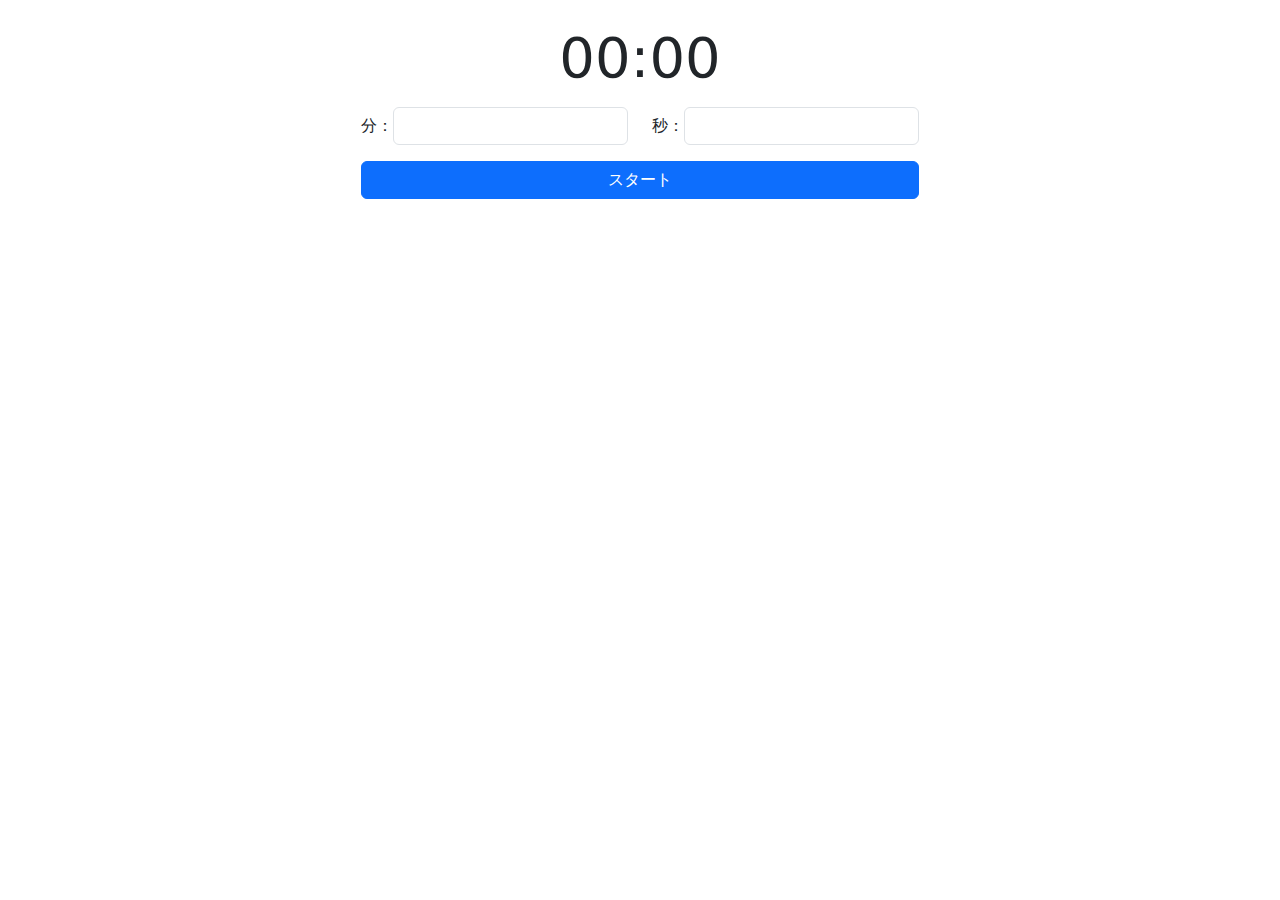
<file: javascript-basic-kadai/kadai_debug_javascript/index.html>
<!DOCTYPE html>
<html lang="ja">

<head>
    <meta charset="UTF-8">
    <meta name="viewport" content="width=device-width, initial-scale=1.0">
    <title>タイマーアプリ</title>
    <link rel="stylesheet" href="https://cdn.jsdelivr.net/npm/bootstrap@5.3.0/dist/css/bootstrap.min.css">
    <style>
        .hidden {
            display: none;
        }
    </style>
</head>

<body class="container my-4 d-flex justify-content-center">
    <div class="text-center col-12 col-md-6">

        <!-- タイマー表示部分 -->
        <div>
            <span id="timer" class="display-4">00:00</span>
        </div>

        <!-- 入力フォーム -->
        <div id="inputForm" class="mt-3 hidden">
            <div class="row justify-content-center">
                <div class="col-6 d-flex align-items-center">
                    分：<input type="number" id="minutes" class="form-control" oninput="updateTimer()" min="0">
                </div>
                <div class="col-6 d-flex align-items-center">
                    秒：<input type="number" id="seconds" class="form-control" oninput="updateTimer()" min="0">
                </div>
            </div>
            <!-- エラーメッセージ -->
            <span id="error" class="hidden text-danger"></span>
        </div>

        <!-- ボタン -->
        <div class="mt-3">
            <button id="start" class="btn btn-primary mb-3 hidden w-100" onclick="startCountdown()">スタート</button>
            <div class="row justify-content-center">
                <div class="col-6">
                    <button id="pause" class="btn btn-info mb-3 hidden w-100" onclick="pauseCountdown()">一時停止</button>
                    <button id="resume" class="btn btn-info mb-3 hidden w-100" onclick="resumeCountdown()">再開</button>
                </div>
                <div class="col-6">
                    <button id="reset" class="btn btn-info mb-3 hidden w-100" onclick="resetCountdown()">リセット</i></button>
                </div>
            </div>
            <button id="setTime" class="btn btn-secondary mb-3 hidden w-100" onclick="setTimeMode()">設定</button>
            <button id="alertStop" class="btn btn-danger mt-5 hidden w-100 btn-lg rounded-pill" onclick="stopAlert()">アラート停止</button>
        </div>
    </div>

    <script>
        let countdownInterval;
        let alertInterval;
        let isPaused;

        // 入力フォームの値をタイマーに表示する関数
        function updateTimer() {
            let minutes = document.getElementById('minutes').value || 0;
            let seconds = document.getElementById('seconds').value || 0;

            // 入力フォームの値をチェック
            if (minutes < 0 || seconds < 0) {
                document.getElementById('error').innerText = "マイナスは入力できません";
                document.getElementById('error').classList.remove('hidden');
                return;
            }

            document.getElementById('error').classList.add('hidden');
            document.getElementById('timer').innerText = `${String(minutes).padStart(2, '0')}:${String(seconds).padStart(2, '0')}`;
        }

        // カウントダウンを開始する関数
        function startCountdown() {
            let minutes = document.getElementById('minutes').value || 0;
            let seconds = document.getElementById('seconds').value || 0;
            let timeLeft = (minutes * 60) + parseInt(seconds);
            setMode("progress");
            isPaused = false;
            countdownInterval = setInterval(() => {
                if(!isPaused) {
                    timeLeft--;
                    if(timeLeft < 0) {
                        clearInterval(countdownInterval);
                        startAlert();
                    } else {
                        let m = Math.floor(timeLeft / 60);
                        let s = timeLeft % 60;
                        document.getElementById('timer').innerText = `${String(m).padStart(2, '0')}:${String(s).padStart(2, '0')}`;
                    }
                }
            }, 1000);
        }

        // カウントダウンを一時停止する関数
        function pauseCountdown() {
            isPaused = true;
            setMode("paused");
        }

        // カウントダウンを再開する関数
        function resumeCountdown() {
            isPaused = false;
            setMode("progress");
        }

        // カウントダウンをリセットする関数
        function resetCountdown() {
            clearInterval(countdownInterval);
            updateTimer();
            setMode("restart");
        }

        // 時間設定モードに変更する関数
        function setTimeMode() {
            clearInterval(countdownInterval);
            setMode("setting");
        }

        // アラートを開始する関数
        function startAlert() {
            const alertInterval = setInterval(() => {
                document.body.style.backgroundColor = document.body.style.backgroundColor === 'red' ? 'white' : 'red';
            }, 1000);
            document.getElementById('alertStop').classList.remove('hidden')
        }

        // アラートを停止する関数
        function stopAlert() {
            clearInterval(alertInterval);
            document.body.style.backgroundColor = 'white';
            document.getElementById('alertStop').classList.add('hidden')
        }

        // HTML要素の表示を制御する関数
        function setMode(mode) {
            const modes = {
                setting: ["start", "inputForm"],
                progress: ["pause", "reset", "setTime"],
                paused: ["resume", "reset", "setTime"],
                restart: ["start", "setTime"],
            };

            // すべてのボタンと入力フォームを非表示にする
            const elements = document.querySelectorAll('#inputForm, #start, #pause, #resume, #reset, #setTime');
            elements.forEach(elem => elem.classList.add('hidden'));

            // 指定されたモードの要素だけを表示する
            const ids = modes[mode];
            ids.forEach(id => document.getElementById(id).classList.remove('hidden'));
        }

        // 初期状態をセット
        setMode("setting");
    </script>
</body>
</html>
</file>
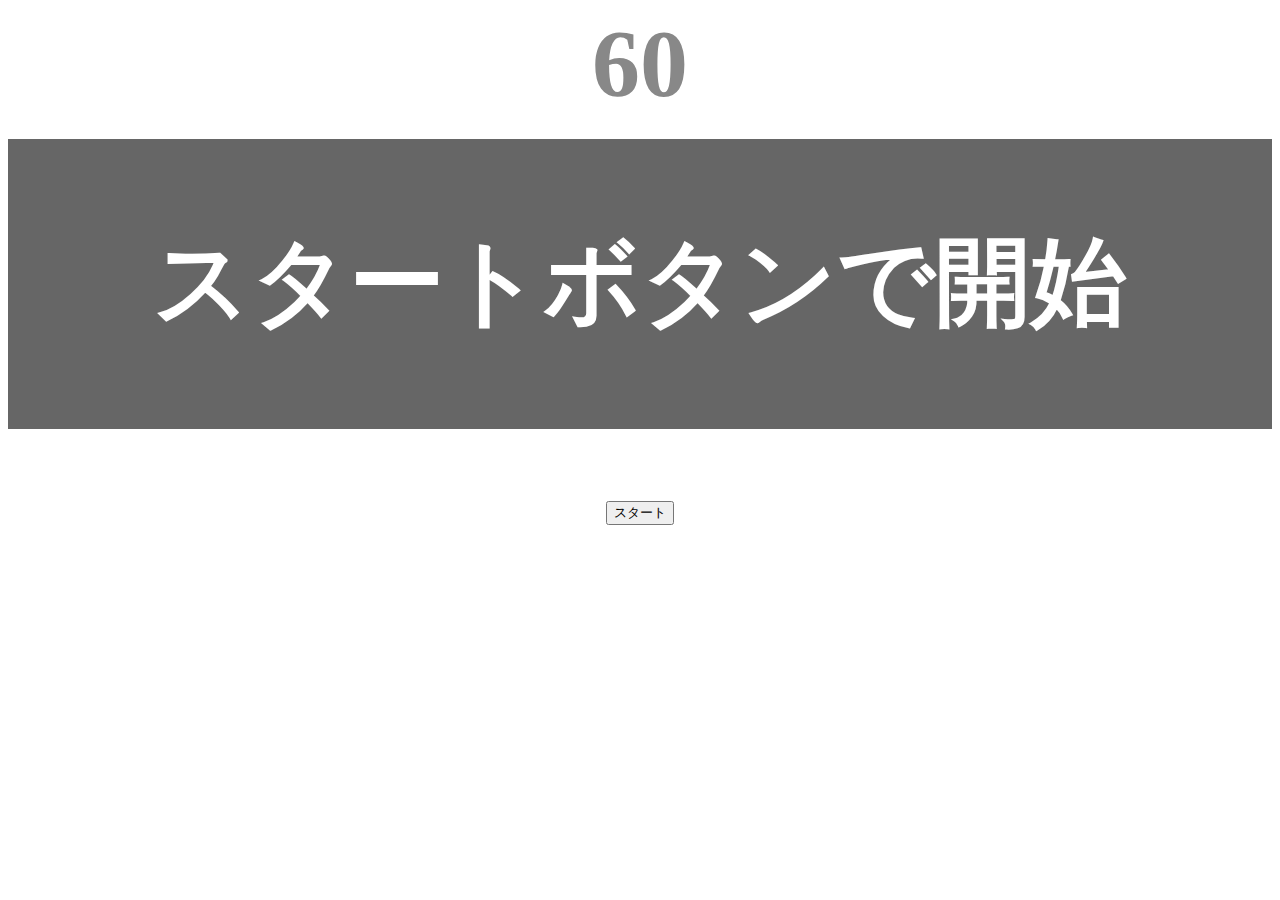
<file: javascript-basic-kadai/typing/index.html>
<!DOCTYPE html>
<html lang="ja">
<head>
  <title>タイピングゲーム</title>
  <meta charset="UTF-8">
  <meta name="description" content="【JavaScript応用編】簡易的なタイピングゲームです。">
  <meta name="viewport" content="width=device-width, initial-scale=1.0">
  <link rel="stylesheet" href="../typing/css/style.SCSS.css">
  <script src="../typing/main.js" defer></script>
</head>
<body>
  <!-- 秒数 -->
  <p id="count">
    60
  </p>
    <!-- テキスト -->
    <div id="wrap">
      <!-- 入力済テキスト --><!-- 未入力テキスト -->
      <span id="typed" class="typed"></span><span id="untyped" class="untyped"></span>
    </div>
    <!-- スタートボタン -->
    <button id="start">スタート</button>
</body>
</html>
</file>
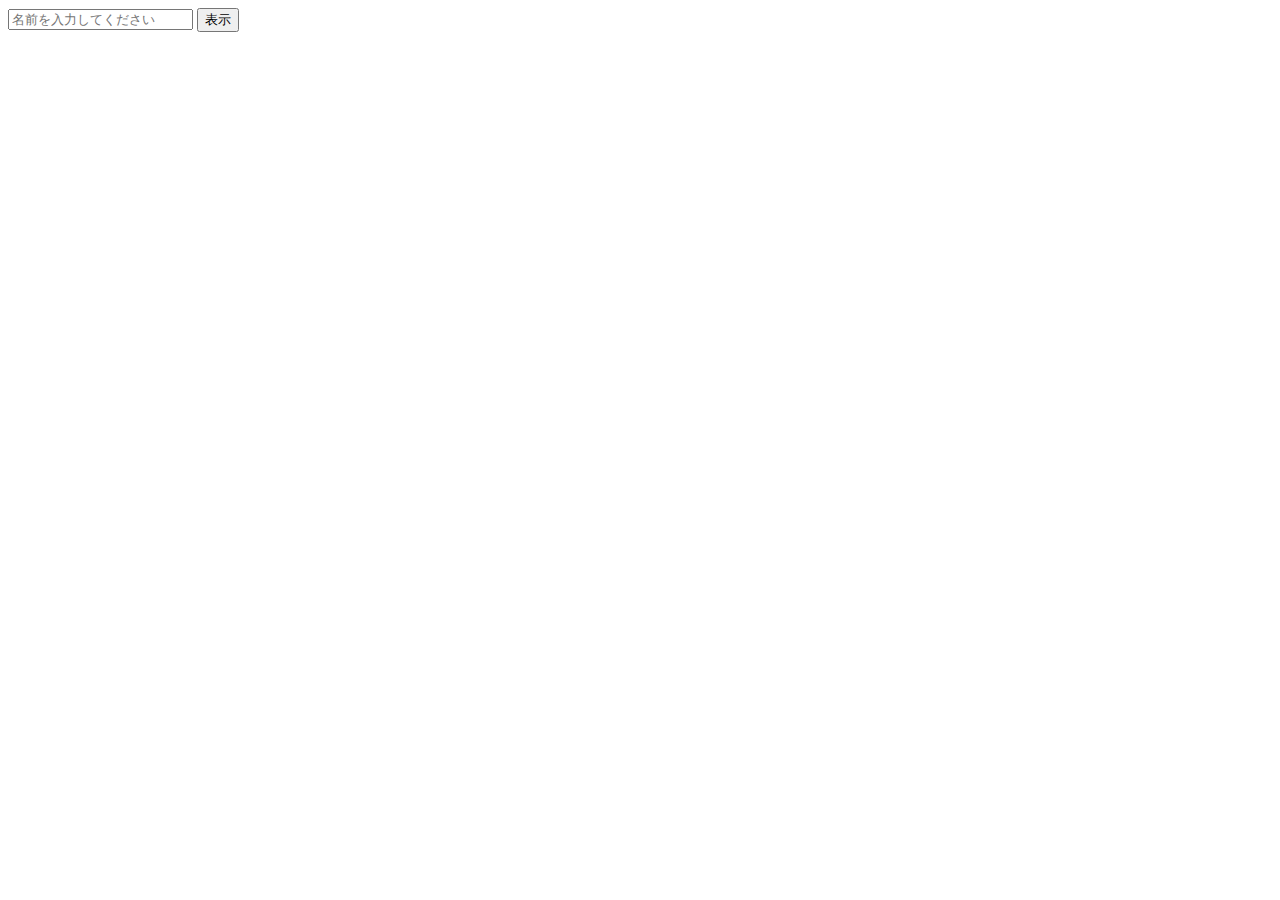
<file: javascript-basic-kadai/ajax/ajax.html>
<!DOCTYPE html>
<html lang="ja">
<head>
    <meta charset="UTF-8">
    <meta name="viewport" content="width=device-width, initial-scale=1.0">
    <title>サンプルコード2</title>
</head>
<body>
    <!-- テキスト入力フォーム -->
    <input type="text" id="userName" placeholder="名前を入力してください"/>
    <!-- 表示ボタン -->
    <button onclick="displayMessage()">表示</button>
    <!-- メッセージ表示エリア -->
    <p id="greetingMessage"></p>

    <script>
        // テキスト入力フォームの値を取得する関数
        function getUserName() {
            return document.getElementById('userName').value;
        }

        // メッセージを生成して表示する関数
        function displayMessage() {
            let userName = getUserName;
            console.log(userName);
            let message = "こんにちは、" + userName + "さん！";
            document.getElementById('greetingMessage').textContent = message;
        }
    </script>
</body>
</html>
</file>
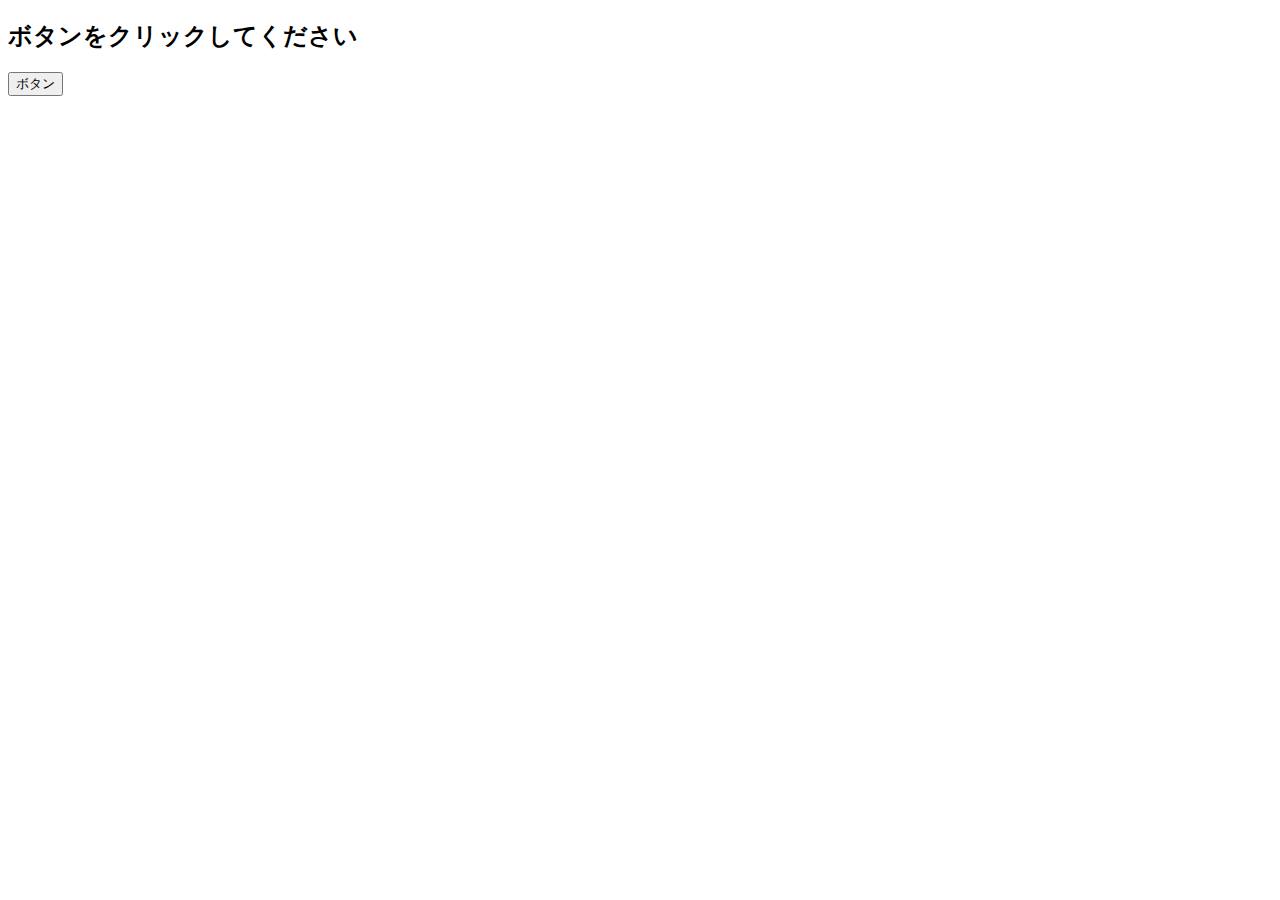
<file: javascript-basic-kadai/kadai_20/event.html>
<!DOCTYPE html>
<html lang="ja">
<head>
  <title>JavaScriptの基礎を学ぼう_20章課題</title>                                 
  <meta charset="UTF-8">
</head>
<body>
    <h2 id="text">ボタンをクリックしてください</h2>
    <button id="btn">ボタン</button>
    <script src="event.js"></script>
</body>
</html>
</file>
<file: javascript-basic-kadai/typing/css/style.SCSS.css>
@charset "UTF-8";
/*body用のgirdレイアウト*/
.body-grid {
  display: grid;
  grid-template: "head" "main" "foot";
  min-height: 100vh;
}

body {
  font-size: 6em;
  text-align: center;
}

#count {
  margin: 0;
  color: #888;
}

#wrap {
  background-color: #666;
  color: #fff;
  margin: 20px auto 0 auto;
  padding: 80px 40px;
}

.typed {
  color: lightgreen;
}

.mistyped {
  background-color: red !important;
}

#count, #wrap {
  font-weight: bold;
}
/*# sourceMappingURL=style.SCSS.css.map */
</file>
